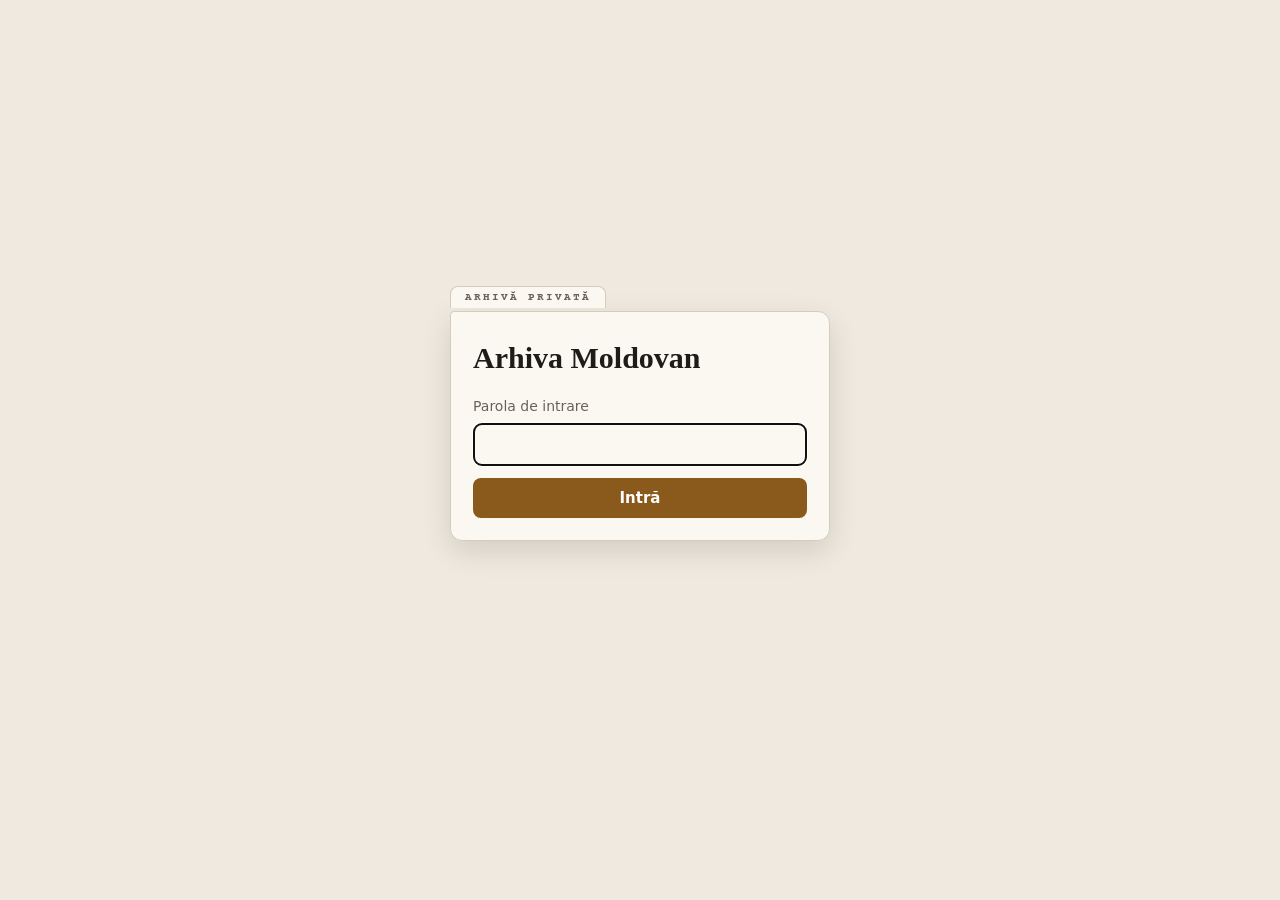
<file: index.html>
<!doctype html>
<html lang="ro">
<head>
<meta charset="utf-8">
<meta name="viewport" content="width=device-width, initial-scale=1, viewport-fit=cover">
<meta name="robots" content="noindex, nofollow">
<meta name="theme-color" content="#1d1a16">
<title>Arhiva Moldovan</title>
<link rel="icon" href="data:image/svg+xml,%3Csvg xmlns='http://www.w3.org/2000/svg' viewBox='0 0 32 32'%3E%3Crect x='3' y='8' width='26' height='19' rx='2' fill='%23b08a4a'/%3E%3Crect x='3' y='5' width='11' height='5' rx='1.5' fill='%23b08a4a'/%3E%3C/svg%3E">
<link rel="preconnect" href="https://fonts.googleapis.com">
<link rel="preconnect" href="https://fonts.gstatic.com" crossorigin>
<link rel="stylesheet" href="https://fonts.googleapis.com/css2?family=Courier+Prime:wght@400;700&family=Tinos:ital,wght@0,400;0,700;1,400&display=swap">
<link rel="stylesheet" href="assets/app.css">
<link rel="stylesheet" href="assets/phone.css">
</head>
<body>
<div id="app"><main class="login"><p>Se deschide arhiva...</p></main></div>
<noscript><p style="padding:16px">Arhiva are nevoie de JavaScript.</p></noscript>
<script src="data/vault.js"></script>
<script src="assets/phone.js"></script>
<script src="assets/app.js"></script>
</body>
</html>
</file>
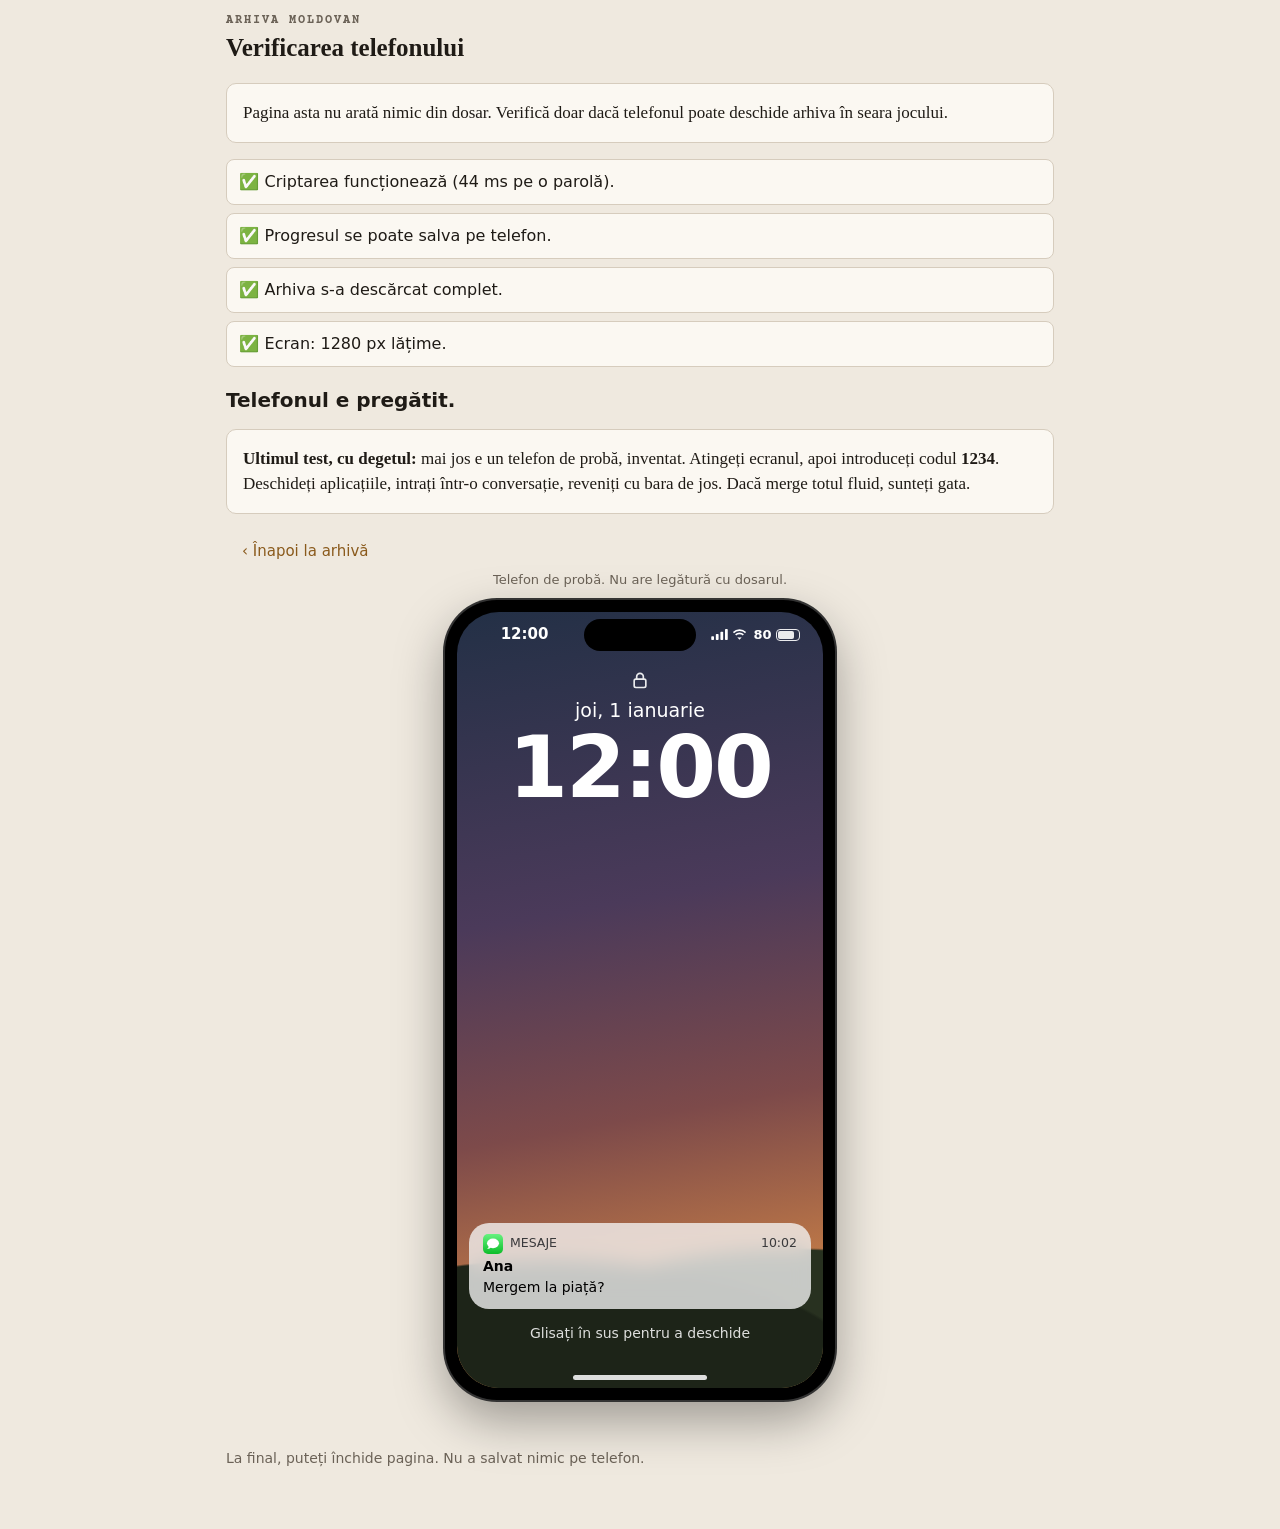
<file: verificare.html>
<!doctype html>
<html lang="ro">
<head>
<meta charset="utf-8">
<meta name="viewport" content="width=device-width, initial-scale=1, viewport-fit=cover">
<meta name="robots" content="noindex, nofollow">
<meta name="theme-color" content="#1d1a16">
<title>Verificare telefon</title>
<link rel="stylesheet" href="https://fonts.googleapis.com/css2?family=Courier+Prime:wght@400;700&family=Tinos:ital,wght@0,400;0,700;1,400&display=swap">
<link rel="stylesheet" href="assets/app.css">
<link rel="stylesheet" href="assets/phone.css">
<style>
  .chk { list-style: none; padding: 0; margin: 0 0 18px; }
  .chk li { padding: 10px 12px; border: 1px solid var(--line); border-radius: 8px; margin-bottom: 8px; background: var(--paper); }
  .chk li b { display: inline-block; width: 1.6em; }
  .verdict { font-size: 20px; font-weight: 700; margin: 14px 0; }
</style>
</head>
<body>
<!-- Device check for game night. Contains nothing about the case: it never decrypts the archive. -->
<div id="app"><header class="top"><div class="brand">Arhiva Moldovan</div><h1>Verificarea telefonului</h1></header>
<main>
  <section class="intro">
    <p>Pagina asta nu arată nimic din dosar. Verifică doar dacă telefonul poate deschide arhiva în seara jocului.</p>
  </section>
  <ul class="chk" id="chk"></ul>
  <div class="verdict" id="verdict">Verific...</div>
  <section class="intro" id="demo-intro" hidden>
    <p><b>Ultimul test, cu degetul:</b> mai jos e un telefon de probă, inventat. Atingeți ecranul, apoi introduceți codul <b>1234</b>. Deschideți aplicațiile, intrați într-o conversație, reveniți cu bara de jos. Dacă merge totul fluid, sunteți gata.</p>
  </section>
  <div id="phone-host"></div>
  <p class="sub" style="margin-top:18px">La final, puteți închide pagina. Nu a salvat nimic pe telefon.</p>
</main></div>
<script src="data/vault.js"></script>
<script src="assets/phone.js"></script>
<script>
(async function () {
  "use strict";
  const list = document.getElementById("chk");
  const add = (ok, text) => { const li = document.createElement("li"); li.innerHTML = `<b>${ok ? "✅" : "❌"}</b>${text}`; list.appendChild(li); return ok; };
  let all = true;

  // 1. Encryption (the archive uses PBKDF2 + AES-GCM, like this test).
  try {
    const t0 = performance.now();
    const enc = new TextEncoder();
    const base = await crypto.subtle.importKey("raw", enc.encode("proba"), "PBKDF2", false, ["deriveKey"]);
    const key = await crypto.subtle.deriveKey({ name: "PBKDF2", salt: enc.encode("sare-de-proba-16"), iterations: (window.VAULT && window.VAULT.iter) || 120000, hash: "SHA-256" },
      base, { name: "AES-GCM", length: 256 }, false, ["encrypt", "decrypt"]);
    const iv = crypto.getRandomValues(new Uint8Array(12));
    const ct = await crypto.subtle.encrypt({ name: "AES-GCM", iv }, key, enc.encode("merge"));
    const pt = new TextDecoder().decode(await crypto.subtle.decrypt({ name: "AES-GCM", iv }, key, ct));
    const ms = Math.round(performance.now() - t0);
    all = add(pt === "merge", `Criptarea funcționează (${ms} ms pe o parolă${ms > 4000 ? ", cam lent, dar merge" : ""}).`) && all;
  } catch (e) { all = add(false, "Browserul nu poate face criptarea. Încercați Chrome sau Safari, actualizate."); }

  // 2. Saving progress.
  try { localStorage.setItem("verificare", "1"); const ok = localStorage.getItem("verificare") === "1"; localStorage.removeItem("verificare");
    all = add(ok, ok ? "Progresul se poate salva pe telefon." : "Progresul nu se poate salva (navigare privată?).") && all;
  } catch (e) { all = add(false, "Progresul nu se poate salva. Ieșiți din navigarea privată / incognito."); }

  // 3. The archive file arrived complete (only its shape is checked, nothing is opened).
  const v = window.VAULT;
  all = add(!!(v && v.gates && v.payloads && Object.keys(v.gates).length >= 8), v ? "Arhiva s-a descărcat complet." : "Arhiva nu s-a descărcat. Verificați internetul și reîncărcați pagina.") && all;

  // 4. Screen.
  add(true, `Ecran: ${window.innerWidth} px lățime${window.innerWidth < 340 ? " (mic, dar merge)" : ""}.`);

  document.getElementById("verdict").textContent = all ? "Telefonul e pregătit." : "Ceva nu merge, vedeți mai sus.";
  if (!window.Phone) return add(false, "Interfața telefonului nu s-a încărcat.");

  // 5. Demo phone with invented content.
  document.getElementById("demo-intro").hidden = false;
  const chat = { type: "chat", title: "Ana", messages: [{ day: "azi" }, { from: "them", t: "10:02", text: "Mergem la piață?" }, { from: "me", t: "10:05", text: "Da, iau eu coșul.", read: true }] };
  const demo = { apps: [
    { id: "msg", name: "Mesaje", icon: "messages", dock: true, page: { type: "list", title: "Mesaje", groups: [{ items: [{ title: "Ana", sub: "Mergem la piață?", meta: "10:02", avatar: "A", avbg: "#8e44ad", page: chat }] }] } },
    { id: "note", name: "Notițe", icon: "notes", page: { type: "list", title: "Notițe", groups: [{ items: [{ title: "Listă", sub: "pâine, lapte", page: { type: "html", title: "Listă", html: "<div class=\"card\"><p>pâine<br>lapte<br>mere</p></div>" } }] }] } },
    { id: "set", name: "Setări", icon: "settings", page: { type: "html", title: "Setări", html: "<div class=\"card\"><table><tr><td>Telefon</td><td>de probă</td></tr></table></div>" } },
  ] };
  window.Phone.mount(document.getElementById("phone-host"), {
    lock: { caption: "Telefon de probă. Nu are legătură cu dosarul.", time: "12:00", date: "joi, 1 ianuarie", battery: 80,
      notifs: [{ app: "Mesaje", icon: "messages", t: "10:02", title: "Ana", body: "Mergem la piață?" }] },
    exitHref: "./",
    tryPin: async (pin) => (pin === "1234" ? demo : null),
  });
})();
</script>
</body>
</html>
</file>
<file: assets/app.css>
/* Arhiva Moldovan: archive look, mobile first. */
:root {
  --bg: #efe9df;
  --paper: #fbf8f2;
  --ink: #1f1b16;
  --muted: #6b6257;
  --line: #d6ccbd;
  --accent: #8a5a1c;
  --accent-ink: #fff;
  --ok: #2f6b3a;
  --bad: #9b2c2c;
  --code-bg: #f1ece3;
  --serif: "Tinos", "Times New Roman", serif;
  --mono: "Courier Prime", "Courier New", monospace;
  --sans: system-ui, -apple-system, "Segoe UI", Roboto, Arial, sans-serif;
}
@media (prefers-color-scheme: dark) {
  :root:not([data-theme="light"]) {
    --bg: #171512; --paper: #221f1a; --ink: #ece6dc; --muted: #a59a8b; --line: #3a342c;
    --accent: #d39a4c; --accent-ink: #1b1712; --ok: #7cc28a; --bad: #e08080; --code-bg: #2a2620;
  }
}
:root[data-theme="dark"] {
  --bg: #171512; --paper: #221f1a; --ink: #ece6dc; --muted: #a59a8b; --line: #3a342c;
  --accent: #d39a4c; --accent-ink: #1b1712; --ok: #7cc28a; --bad: #e08080; --code-bg: #2a2620;
}

* { box-sizing: border-box; }
html { -webkit-text-size-adjust: 100%; }
body { margin: 0; background: var(--bg); color: var(--ink); font: 16px/1.5 var(--sans); }
a { color: var(--accent); }
main { max-width: 860px; margin: 0 auto; padding: 0 16px 48px; }
h1, h2, h3 { font-family: var(--serif); line-height: 1.2; }
h2 { font-size: 20px; margin: 28px 0 8px; }
h3 { font-size: 17px; margin: 20px 0 6px; }
p { margin: 0 0 12px; }
button, .btn {
  font: 600 15px var(--sans); border: 0; border-radius: 8px; padding: 11px 18px; cursor: pointer;
  background: var(--accent); color: var(--accent-ink); text-decoration: none; display: inline-block;
}
button:disabled { opacity: .55; cursor: wait; }
button.link { background: none; color: var(--muted); padding: 4px 0; font-weight: 400; text-decoration: underline; }
input:not([type=radio]):not([type=checkbox]) {
  font: 16px var(--sans); width: 100%; padding: 11px 12px; border: 1px solid var(--line); border-radius: 8px;
  background: var(--paper); color: var(--ink);
}
.sub { color: var(--muted); font-size: 14px; }
.msg { min-height: 1.5em; margin-top: 10px; color: var(--bad); }
.msg:empty { display: none; }

/* login */
.login { min-height: 100vh; display: flex; align-items: center; justify-content: center; }
.folder { width: 100%; max-width: 380px; background: var(--paper); border: 1px solid var(--line); border-radius: 4px 12px 12px 12px; padding: 28px 22px 22px; position: relative; box-shadow: 0 10px 30px rgba(0,0,0,.12); }
.folder .tab-label { position: absolute; top: -26px; left: -1px; background: var(--paper); border: 1px solid var(--line); border-bottom: 0; border-radius: 8px 8px 0 0; padding: 4px 14px; font: 700 11px var(--mono); letter-spacing: 2px; color: var(--muted); }
.folder h1 { margin: 0 0 20px; font-size: 30px; }
.folder label { display: block; font-size: 14px; color: var(--muted); margin-bottom: 6px; }
.folder button { margin-top: 12px; width: 100%; }

/* header */
.top { max-width: 860px; margin: 0 auto; padding: 14px 16px 6px; }
.top .brand { font: 700 12px var(--mono); letter-spacing: 2px; text-transform: uppercase; color: var(--muted); }
.top h1 { margin: 6px 0 4px; font-size: 25px; }
.top .back { float: right; font-size: 15px; text-decoration: none; padding: 2px 0; }
.code { font: 700 13px var(--mono); color: var(--accent); }

/* home */
.intro { background: var(--paper); border: 1px solid var(--line); border-radius: 10px; padding: 16px; margin: 10px 0 16px; font-family: var(--serif); font-size: 17px; }
.intro p:last-child { margin: 0; }
.grid { display: grid; grid-template-columns: repeat(auto-fill, minmax(240px, 1fr)); gap: 10px; margin-bottom: 10px; }
.card { display: flex; flex-direction: column; gap: 2px; background: var(--paper); border: 1px solid var(--line); border-radius: 10px; padding: 13px 14px; color: var(--ink); text-decoration: none; position: relative; }
.card .t { font: 700 17px var(--serif); }
.card .sub { font-size: 14px; }
.card.locked { opacity: .78; border-style: dashed; }
.card .lock { font-size: 12px; color: var(--muted); margin-top: 4px; }
.card.office { border-color: var(--accent); }
.card.accuse { background: var(--ink); color: var(--paper); border-color: var(--ink); }
.card.accuse .sub { color: var(--line); }
.grid.big { margin-top: 18px; }
.foot { margin-top: 30px; display: flex; flex-direction: column; gap: 6px; color: var(--muted); font-size: 14px; }

/* sections */
.section { padding-top: 6px; }
.locked-box { background: var(--paper); border: 1px dashed var(--line); border-radius: 10px; padding: 18px 16px; max-width: 460px; }
.locked-box input { margin-bottom: 10px; }
.note { background: var(--paper); border-left: 3px solid var(--accent); padding: 10px 14px; margin: 12px 0; font-family: var(--serif); font-size: 16.5px; border-radius: 0 8px 8px 0; }
.note .sig { display: block; text-align: right; font-style: italic; }
.doc { background: var(--paper); border: 1px solid var(--line); border-radius: 8px; padding: 16px; margin: 12px 0; }
.doc.official { font-family: var(--serif); font-size: 16px; }
.doc .doc-h { font: 700 12px var(--mono); letter-spacing: 1px; color: var(--muted); text-transform: uppercase; margin-bottom: 8px; }
.mono, pre { font-family: var(--mono); font-size: 13.5px; }
pre { white-space: pre-wrap; word-break: break-word; background: var(--code-bg); border: 1px solid var(--line); border-radius: 8px; padding: 12px; margin: 10px 0; overflow-x: auto; }
.scroll { overflow-x: auto; -webkit-overflow-scrolling: touch; margin: 10px 0; border: 1px solid var(--line); border-radius: 8px; background: var(--paper); }
table.data { border-collapse: collapse; width: 100%; font: 13.5px var(--mono); }
table.data th, table.data td { padding: 6px 9px; border-bottom: 1px solid var(--line); text-align: left; vertical-align: top; white-space: nowrap; }
table.data td.wrap, table.data th.wrap { white-space: normal; min-width: 220px; }
table.data th { position: sticky; top: 0; background: var(--code-bg); font-weight: 700; }
table.data tr.hl td { font-weight: 700; }
table.data tr.dim td { color: var(--muted); }
table.data tr.sep td { background: var(--code-bg); font-weight: 700; color: var(--muted); }
.filter { margin: 10px 0 0; }
.chart { background: var(--paper); border: 1px solid var(--line); border-radius: 8px; padding: 8px; margin: 10px 0; overflow-x: auto; }
.chart svg { display: block; min-width: 640px; width: 100%; height: auto; }
.chart svg text { fill: var(--muted); font: 11px var(--mono); }
.chart .ax { stroke: var(--line); }
.chart .ln { stroke: var(--accent); fill: none; stroke-width: 2; }
.chart .thr { stroke: var(--bad); stroke-dasharray: 4 4; }
.chart .mk { stroke: var(--ink); stroke-dasharray: 2 3; }
.chart .mkt { fill: var(--ink); }
.kv { display: grid; grid-template-columns: max-content 1fr; gap: 4px 14px; font-size: 15px; }
.kv dt { color: var(--muted); }
.kv dd { margin: 0; }

/* tabs */
.tab-bar { display: flex; gap: 6px; overflow-x: auto; padding: 4px 0 8px; margin-top: 8px; position: sticky; top: 0; background: var(--bg); z-index: 2; }
.tab-bar button { background: var(--paper); color: var(--ink); border: 1px solid var(--line); white-space: nowrap; font-weight: 500; padding: 8px 14px; }
.tab-bar button.on { background: var(--ink); color: var(--paper); border-color: var(--ink); }

/* details lists (clips, stories) */
details.item { background: var(--paper); border: 1px solid var(--line); border-radius: 8px; margin: 8px 0; }
details.item > summary { padding: 10px 12px; cursor: pointer; font: 14px var(--mono); list-style: none; display: flex; gap: 10px; flex-wrap: wrap; }
details.item > summary::-webkit-details-marker { display: none; }
details.item > summary::before { content: "▸"; color: var(--accent); }
details.item[open] > summary::before { content: "▾"; }
details.item > .body { padding: 0 12px 12px; }
.frame { background: #111; border-radius: 6px; overflow: hidden; margin: 6px 0; max-width: 520px; }
.frame svg { display: block; width: 100%; height: auto; }
.story { display: flex; gap: 12px; flex-wrap: wrap; }
.story .ph9 { width: 150px; aspect-ratio: 9 / 16; border-radius: 10px; background: #222; color: #eee; padding: 10px; font-size: 12.5px; display: flex; flex-direction: column; justify-content: flex-end; position: relative; overflow: hidden; }
.story .ph9 .cap { background: rgba(0,0,0,.55); border-radius: 6px; padding: 4px 6px; font-weight: 600; }
.story .desc { flex: 1; min-width: 200px; font-size: 15px; }

/* office, hints, accusation */
.office .ms, .hints .topic { background: var(--paper); border: 1px solid var(--line); border-radius: 10px; padding: 4px 16px 16px; margin: 14px 0; }
.ms.done { border-color: var(--ok); }
.ms h2, .topic h2 { margin-top: 14px; }
fieldset { border: 0; padding: 0; margin: 14px 0; }
legend, .field > span { font-weight: 600; display: block; margin-bottom: 6px; }
.field { display: block; margin: 14px 0; }
.opt { display: flex; gap: 10px; align-items: flex-start; padding: 9px 10px; border: 1px solid var(--line); border-radius: 8px; margin: 6px 0; cursor: pointer; background: var(--bg); }
.opt input { margin-top: 4px; flex: none; accent-color: var(--accent); }
.opt:has(input:checked) { border-color: var(--accent); }
.envelope { border: 2px dashed var(--ink); border-radius: 8px; padding: 14px; margin: 12px 0; text-align: center; font: 700 18px var(--serif); }
.hint { background: var(--bg); border-radius: 8px; padding: 10px 12px; margin: 8px 0; }
.topic button { margin-top: 6px; }
.giveup { margin-top: 36px; padding-top: 14px; border-top: 1px solid var(--line); color: var(--muted); font-size: 14px; }
.stats { margin-top: 24px; background: var(--paper); border: 1px solid var(--line); border-radius: 10px; padding: 4px 16px 10px; }
.accuse form button { width: 100%; margin-top: 6px; }
.toggle { display: flex; gap: 8px; align-items: center; font-size: 14px; color: var(--muted); margin: 10px 0 0; }
.toggle input { flex: none; accent-color: var(--accent); }
table.hide-auto tr.auto { display: none; }
</file>
<file: assets/phone.css>
/* Smartphone UI. Full screen on phones, framed on larger screens. */
.ph-wrap { min-height: 100vh; display: flex; flex-direction: column; align-items: center; padding: 10px 0 24px; }
.ph-exit { align-self: flex-start; margin: 0 16px 8px; text-decoration: none; font-size: 15px; }
.ph-caption { max-width: 400px; margin: 0 16px 10px; font-size: 13px; color: var(--muted); text-align: center; }
.ph {
  --pfont: -apple-system, "SF Pro Text", system-ui, "Segoe UI", Roboto, Arial, sans-serif;
  width: 390px; height: 800px; max-width: 100%; border-radius: 52px; background: #000; padding: 12px;
  position: relative; box-shadow: 0 0 0 2px #333, 0 20px 50px rgba(0,0,0,.35); font-family: var(--pfont); color: #000;
  display: flex; flex-direction: column;
}
.ph-status { position: absolute; z-index: 5; top: 12px; left: 12px; right: 12px; height: 46px; display: flex; align-items: center; justify-content: space-between; padding: 0 30px; color: #fff; font-weight: 600; font-size: 15px; pointer-events: none; }
.ph-island { width: 112px; height: 32px; background: #000; border-radius: 20px; }
.ph-batt { display: flex; align-items: center; gap: 4px; font-size: 13px; }
.ph-batt i { width: 24px; height: 12px; border: 1.5px solid currentColor; border-radius: 4px; position: relative; opacity: .9; }
.ph-batt i::after { content: ""; position: absolute; left: 1px; top: 1px; bottom: 1px; width: calc(var(--b) - 4%); background: currentColor; border-radius: 2px; }
.ph-screen { flex: 1; border-radius: 42px; overflow: hidden; position: relative; background: #f2f2f7; display: flex; flex-direction: column; }
.ph-homebar { position: absolute; bottom: 20px; left: 50%; transform: translateX(-50%); width: 134px; height: 5px; border-radius: 3px; background: rgba(255,255,255,.85); z-index: 6; cursor: pointer; }
.ph-appview ~ .ph-homebar, .ph-screen.ph-appview + .ph-homebar { background: #111; }
.ph-appview.dark ~ .ph-homebar { background: #eee; }

@media (max-width: 480px) {
  .ph-wrap { padding: 6px 0 0; height: 100vh; height: 100dvh; min-height: 0; }
  .ph { width: 100%; flex: 1; height: auto; min-height: 520px; border-radius: 0; padding: 0; box-shadow: none; }
  .ph-screen { border-radius: 0; }
  .ph-status { top: 0; left: 0; right: 0; padding: 0 22px; }
  .ph-island { display: none; }
  .ph-homebar { bottom: 8px; }
  .ph-caption { font-size: 12px; margin-bottom: 6px; }
}

/* wallpaper */
.ph-wall { background: linear-gradient(170deg, #233046 0%, #4b3a5a 38%, #7d4a4a 64%, #c27b47 86%, #e2a85c 100%); color: #fff; }
.ph-wall::before { content: ""; position: absolute; left: -10%; right: -10%; bottom: 0; height: 34%;
  background: radial-gradient(120% 80% at 30% 100%, #1d2418 60%, transparent 61%), radial-gradient(120% 90% at 85% 100%, #283120 58%, transparent 59%); }
.ph-wall.dim::after { content: ""; position: absolute; inset: 0; backdrop-filter: blur(18px); -webkit-backdrop-filter: blur(18px); background: rgba(0,0,0,.35); }

/* lock */
.ph-lock { position: relative; z-index: 1; flex: 1; display: flex; flex-direction: column; align-items: center; padding-top: 58px; cursor: pointer; }
.ph-padlock { font-size: 18px; opacity: .9; }
.ph-date { font-size: 19px; font-weight: 500; margin-top: 6px; }
.ph-time { font-size: 86px; font-weight: 700; line-height: 1; letter-spacing: -2px; }
.ph-notifs { width: 100%; padding: 0 12px; margin-top: auto; margin-bottom: 14px; }
.ph-notif { background: rgba(245,245,245,.78); color: #000; border-radius: 20px; padding: 11px 14px; margin-top: 8px; font-size: 14px; -webkit-backdrop-filter: blur(10px); backdrop-filter: blur(10px); }
.ph-notif-h { display: flex; align-items: center; gap: 7px; font-size: 12.5px; color: #3a3a3c; margin-bottom: 2px; text-transform: uppercase; }
.ph-notif-h span:last-child { margin-left: auto; text-transform: none; }
.ph-mini { width: 20px; height: 20px; border-radius: 5px; display: inline-flex; align-items: center; justify-content: center; font-size: 12px; color: #fff; }
.ph-swipe { margin-bottom: 44px; font-size: 14px; opacity: .85; }

/* face id + passcode */
.ph-face { position: relative; z-index: 1; flex: 1; display: flex; flex-direction: column; align-items: center; justify-content: center; gap: 12px; font-size: 16px; }
.ph-face-icon { width: 70px; height: 70px; border: 3px solid #fff; border-radius: 18px; display: flex; align-items: center; justify-content: center; font-size: 34px; animation: ph-pulse .9s ease-in-out infinite; }
.ph-face.fail .ph-face-icon { animation: ph-shake .4s; border-color: #ff6b6b; color: #ff6b6b; }
@keyframes ph-pulse { 50% { transform: scale(.9); opacity: .7; } }
.ph-pass { position: relative; z-index: 1; flex: 1; display: flex; flex-direction: column; align-items: center; padding-top: 86px; }
.ph-pass-t { font-size: 19px; }
.ph-dots { display: flex; gap: 22px; margin: 18px 0 8px; }
.ph-dots i { width: 13px; height: 13px; border-radius: 50%; border: 1.5px solid #fff; }
.ph-dots i.on { background: #fff; }
.ph-dots.shake { animation: ph-shake .45s; }
@keyframes ph-shake { 20%, 60% { transform: translateX(-12px); } 40%, 80% { transform: translateX(12px); } }
.ph-pass-msg { min-height: 20px; font-size: 13px; text-align: center; padding: 0 20px; }
.ph-keys { display: grid; grid-template-columns: repeat(3, 76px); gap: 16px 24px; margin-top: 18px; }
.ph-keys button { width: 76px; height: 76px; border-radius: 50%; background: rgba(255,255,255,.22); color: #fff; font: 400 32px var(--pfont); padding: 0; display: flex; flex-direction: column; align-items: center; justify-content: center; line-height: 1; }
.ph-keys button small { font-size: 10px; letter-spacing: 2px; font-weight: 600; margin-top: 2px; }
.ph-keys button.del { background: none; font-size: 24px; }
.ph-keys button:active { background: rgba(255,255,255,.5); }
.ph-pass-foot { margin-top: auto; margin-bottom: 40px; display: flex; flex-direction: column; align-items: center; gap: 8px; }
.ph-pass-foot button { background: none; color: #fff; font-weight: 400; font-size: 16px; padding: 4px; }
.ph-pass-foot .ph-remember { font-size: 12.5px; text-decoration: underline; opacity: .85; }
@media (max-height: 700px) { .ph-keys { gap: 10px 22px; } .ph-keys button { width: 66px; height: 66px; } .ph-pass { padding-top: 60px; } }

/* home */
.ph-home { position: relative; z-index: 1; flex: 1; display: flex; flex-direction: column; padding: 62px 14px 0; }
.ph-apps { display: grid; grid-template-columns: repeat(4, 1fr); gap: 20px 8px; align-content: start; }
.ph-dock { margin: auto 0 30px; background: rgba(255,255,255,.25); -webkit-backdrop-filter: blur(16px); backdrop-filter: blur(16px); border-radius: 30px; padding: 12px 10px; display: grid; grid-template-columns: repeat(4, 1fr); }
.ph-dock .ph-app-n { display: none; }
.ph-app { background: none; padding: 0; color: #fff; display: flex; flex-direction: column; align-items: center; gap: 5px; font-weight: 400; }
.ph-icon { width: 60px; height: 60px; border-radius: 15px; display: flex; align-items: center; justify-content: center; font-size: 30px; position: relative; box-shadow: 0 2px 6px rgba(0,0,0,.2); color: #fff; }
.ph-icon svg { width: 34px; height: 34px; }
.ph-icon em { position: absolute; top: -6px; right: -6px; background: #ff3b30; color: #fff; font: 600 13px var(--pfont); font-style: normal; min-width: 22px; height: 22px; border-radius: 11px; display: flex; align-items: center; justify-content: center; padding: 0 6px; }
.ph-app-n { font-size: 12px; text-shadow: 0 1px 2px rgba(0,0,0,.5); white-space: nowrap; }

/* app pages */
.ph-appview { background: #f2f2f7; color: #000; }
.ph-appview.dark { background: #000; color: #fff; }
.ph-nav { padding: 52px 8px 4px; flex: none; }
.ph-back { background: none; color: #007aff; font: 400 17px var(--pfont); padding: 4px 6px; }
.ph-scroll { flex: 1; overflow-y: auto; -webkit-overflow-scrolling: touch; padding: 0 0 40px; }
.ph-title { font: 700 30px var(--pfont); margin: 2px 16px 10px; letter-spacing: -.5px; }
.ph-group { font-size: 13px; color: #6d6d72; text-transform: uppercase; padding: 14px 32px 6px; }
.ph-list { background: #fff; border-radius: 12px; margin: 0 16px 6px; overflow: hidden; }
.ph-appview.dark .ph-list { background: #1c1c1e; }
.ph-row { display: flex; align-items: center; gap: 10px; padding: 10px 14px; min-height: 46px; border-bottom: .5px solid #d1d1d6; font-size: 16px; }
.ph-appview.dark .ph-row { border-color: #38383a; }
.ph-row:last-child { border-bottom: 0; }
.ph-row.tap { cursor: pointer; }
.ph-row.tap:active { background: #e5e5ea; }
.ph-row.strong .ph-row-t { font-weight: 700; }
.ph-row-main { flex: 1; min-width: 0; display: flex; flex-direction: column; }
.ph-row-t { overflow: hidden; text-overflow: ellipsis; white-space: nowrap; }
.ph-row-s { font-size: 14px; color: #6d6d72; overflow: hidden; text-overflow: ellipsis; display: -webkit-box; -webkit-line-clamp: 2; -webkit-box-orient: vertical; }
.ph-row-m { font-size: 14px; color: #8e8e93; white-space: nowrap; align-self: flex-start; margin-top: 2px; }
.ph-row-b { background: #8e8e93; color: #fff; border-radius: 10px; font-size: 12px; padding: 1px 7px; }
.ph-chev { color: #c4c4c6; font-size: 22px; }
.ph-av { width: 40px; height: 40px; border-radius: 50%; color: #fff; display: flex; align-items: center; justify-content: center; font-weight: 600; flex: none; font-size: 16px; }
.ph-rowicon { width: 30px; height: 30px; border-radius: 7px; display: flex; align-items: center; justify-content: center; flex: none; font-size: 17px; color: #fff; }
.ph-html { padding: 0 16px; font-size: 15.5px; line-height: 1.45; }
.ph-html .card { display: block; position: static; background: #fff; color: inherit; border: 0; border-radius: 12px; padding: 12px 14px; margin: 0 0 12px; text-decoration: none; }
.ph-appview.dark .ph-html .card { background: #1c1c1e; }
.ph-html .lbl { font-size: 13px; color: #6d6d72; text-transform: uppercase; margin: 14px 4px 6px; }
.ph-html table { width: 100%; border-collapse: collapse; font-size: 13.5px; }
.ph-html td, .ph-html th { padding: 6px 4px; border-bottom: .5px solid #d1d1d6; text-align: left; vertical-align: top; }
.ph-html th { color: #6d6d72; font-weight: 500; }
.ph-html tr.hl td { font-weight: 700; }
.ph-html svg { width: 100%; height: auto; display: block; }
.ph-html .mailh { border-bottom: .5px solid #d1d1d6; padding-bottom: 10px; margin-bottom: 12px; font-size: 14px; color: #3a3a3c; }
.ph-html .mailh b { font-size: 17px; color: #000; display: block; margin-bottom: 4px; }
.ph-html .ocr { font-family: "Courier Prime", monospace; font-size: 12.5px; background: #fff; border: 1px dashed #8e8e93; padding: 10px; border-radius: 8px; white-space: pre-wrap; color: #333; }
.ph-html .tag { display: inline-block; font-size: 12px; padding: 1px 8px; border-radius: 10px; background: #e5e5ea; margin-right: 4px; }
.ph-note { margin: 0 16px 12px; font-size: 13.5px; color: #3a3a3c; background: #fff; border-radius: 12px; padding: 10px 12px; }

/* chat */
.ph-chat-h { display: flex; align-items: center; gap: 10px; padding: 4px 16px 10px; border-bottom: .5px solid #d1d1d6; background: #f7f7f7; position: sticky; top: 0; z-index: 1; }
.ph-chat-h b { display: block; font-size: 16px; }
.ph-chat-h small { color: #6d6d72; font-size: 12.5px; }
.ph-chat { padding: 10px 12px 20px; display: flex; flex-direction: column; gap: 5px; }
.ph-chat.wa { background: #efe7de; min-height: 100%; }
.ph-day { align-self: center; background: rgba(0,0,0,.08); color: #444; border-radius: 8px; font-size: 12px; padding: 3px 10px; margin: 8px 0 4px; }
.ph-sys { align-self: center; font-size: 12px; color: #6d6d72; text-align: center; padding: 2px 20px; }
.ph-msg { max-width: 78%; padding: 7px 11px 6px; border-radius: 17px; font-size: 15.5px; line-height: 1.32; position: relative; word-wrap: break-word; }
.ph-msg.them { align-self: flex-start; background: #e9e9eb; }
.ph-msg.me { align-self: flex-end; background: #0a84ff; color: #fff; }
.ph-chat.wa .ph-msg { border-radius: 9px; box-shadow: 0 1px 1px rgba(0,0,0,.08); }
.ph-chat.wa .ph-msg.them { background: #fff; }
.ph-chat.wa .ph-msg.me { background: #d9fdd3; color: #000; }
.ph-t { display: block; text-align: right; font-size: 10.5px; opacity: .6; margin-top: 2px; }
.ph-who { display: block; font-size: 12.5px; font-weight: 600; color: #b5651d; }

/* photos */
.ph-grid { display: grid; grid-template-columns: repeat(3, 1fr); gap: 2px; }
.ph-thumb { padding: 0; background: #ddd; border-radius: 0; aspect-ratio: 1; position: relative; overflow: hidden; color: #fff; font-weight: 400; }
.ph-thumb svg { width: 100%; height: 100%; display: block; }
.ph-thumb span { position: absolute; left: 4px; bottom: 3px; font-size: 10.5px; text-shadow: 0 1px 2px #000; }
.ph.light .ph-status { color: #000; }
.ph.light .ph-island { background: #000; }

/* svg icons and system glyphs */
.ph-sig svg { width: 17px; height: 11px; display: block; }
.ph-wf svg { width: 15px; height: 11px; display: block; margin-right: 2px; }
.ph-padlock svg { width: 20px; height: 20px; display: block; }
.ph-face-icon { border: 0; border-radius: 0; }
.ph-face-icon svg { width: 64px; height: 64px; }
.ph-face.fail .ph-face-icon { color: #ff6b6b; }
.ph-keys button.del svg { width: 30px; height: 30px; }
.ph-icon.tile, .ph-mini.tile { background: none !important; padding: 0; }
.ph-icon.tile > svg { width: 100%; height: 100%; display: block; border-radius: 15px; }
.ph-icon.tile em { z-index: 1; }
.ph-icon { overflow: visible; }
.ph-mini svg { width: 14px; height: 14px; }
.ph-mini.tile svg { width: 100%; height: 100%; display: block; border-radius: 5px; }
.ph-rowicon svg { width: 19px; height: 19px; display: block; }
.ph-rowicon:has(> svg[viewBox="0 0 60 60"]) { overflow: hidden; background: none !important; }
.ph-rowicon > svg[viewBox="0 0 60 60"] { width: 100%; height: 100%; }
.ph-row.red .ph-row-t { color: #ff3b30; }

/* message bar (decorative) */
.ph-input { flex: none; display: flex; align-items: center; gap: 8px; padding: 6px 10px 30px; background: #f7f7f7; border-top: .5px solid #d1d1d6; }
.ph-in-ic { width: 30px; height: 30px; display: flex; align-items: center; justify-content: center; color: #8e8e93; flex: none; }
.ph-in-ic.round { background: #e5e5ea; border-radius: 50%; }
.ph-in-ic svg { width: 22px; height: 22px; }
.ph-in-field { flex: 1; height: 34px; border: 1px solid #c7c7cc; border-radius: 17px; background: #fff; color: #b0b0b5; font-size: 15.5px; display: flex; align-items: center; padding: 0 12px; }

/* WhatsApp look */
.th-wa { background: #fff; }
.th-wa .ph-back { color: #000; }
.th-wa .ph-title { font-size: 32px; }
.ph-wa-top { padding: 0 16px 6px; }
.ph-wa-search { display: flex; align-items: center; gap: 6px; background: #f0f0f0; border-radius: 10px; height: 36px; padding: 0 10px; color: #8e8e93; font-size: 16px; }
.ph-wa-search svg { width: 18px; height: 18px; }
.ph-wa-chips { display: flex; gap: 8px; margin: 10px 0 4px; overflow: hidden; }
.ph-wa-chips span { font-size: 14px; padding: 5px 12px; border-radius: 16px; background: #f0f0f0; color: #5e5e5e; white-space: nowrap; }
.ph-wa-chips span.on { background: #d9fdd3; color: #0a7a3c; font-weight: 600; }
.th-wa .ph-list { margin: 0; border-radius: 0; background: #fff; }
.th-wa .ph-group { padding-left: 16px; }
.th-wa .ph-row { padding: 9px 16px; gap: 12px; border-bottom: 0; position: relative; }
.th-wa .ph-row::after { content: ""; position: absolute; left: 80px; right: 0; bottom: 0; border-bottom: .5px solid #e5e5e5; }
.th-wa .ph-row:last-child::after { display: none; }
.th-wa .ph-row-t { font-weight: 600; font-size: 16.5px; }
.th-wa .ph-row-s { -webkit-line-clamp: 1; font-size: 14.5px; }
.th-wa .ph-row .ph-av { width: 52px; height: 52px; font-size: 19px; }
.th-wa .ph-chat-h .ph-av { width: 36px; height: 36px; font-size: 15px; }
.ph-row-side { display: flex; flex-direction: column; align-items: flex-end; gap: 5px; align-self: flex-start; margin-top: 2px; }
.th-wa .ph-row-m { margin: 0; font-size: 13.5px; }
.th-wa .ph-row.unread .ph-row-m { color: #1daa61; font-weight: 600; }
.th-wa .ph-row-b { background: #1daa61; min-width: 20px; height: 20px; border-radius: 10px; padding: 0 6px; display: flex; align-items: center; justify-content: center; font-weight: 600; }
.ph-tabs { flex: none; display: flex; justify-content: space-around; padding: 6px 4px 28px; border-top: .5px solid #d1d1d6; background: #f8f8f8; }
.ph-tabs span { display: flex; flex-direction: column; align-items: center; gap: 2px; font-size: 10.5px; color: #555; font-weight: 500; }
.ph-tabs span.on { color: #000; font-weight: 700; }
.ph-tabs svg { width: 25px; height: 25px; }
.ph-tabs span.on svg { fill: #d9fdd3; }
.th-wa .ph-scroll { padding-bottom: 12px; }
.th-wa .ph-chat-h { background: #f6f5f3; border-color: #ddd; }
.th-wa .ph-chat-h small { color: #667781; }
.th-wa .ph-scroll:has(.ph-chat) { background: #efeae2 url("data:image/svg+xml,%3Csvg xmlns='http://www.w3.org/2000/svg' width='80' height='80' fill='none' stroke='%23e3dacd' stroke-width='1.4'%3E%3Ccircle cx='14' cy='16' r='6'/%3E%3Cpath d='M50 10l8 8-8 8M30 50c4-6 12-6 16 0M62 58l6 6M68 58l-6 6M10 60h12v8H10z'/%3E%3C/svg%3E"); }
.ph-chat.wa { background: none; min-height: 0; }
.ph-chat.wa .ph-day { background: #fff; color: #54656f; box-shadow: 0 1px 1px rgba(0,0,0,.06); text-transform: uppercase; font-size: 11.5px; }
.ph-chat.wa .ph-sys { background: #fff3c4; color: #54656f; border-radius: 8px; padding: 6px 10px; margin: 4px 16px; font-size: 12px; }
.ph-chat.wa .ph-t { display: flex; justify-content: flex-end; align-items: center; gap: 3px; }
.ph-chat.wa .ph-who { color: #1f7aec; }
.ph-ticks { width: 16px; height: 10px; display: block; }
.ph-chat.wa .ph-t i { color: #8696a0; display: inline-flex; }
.ph-chat.wa .ph-t i.read { color: #53bdeb; }
.ph-input.wa { background: #f6f5f3; border-color: #ddd; }
.ph-input.wa .ph-in-ic { color: #000; }
.ph-input.wa .ph-in-field { border-color: #ddd; }

/* status bar: time and icons centred in the space on each side of the island */
.ph-status { display: grid; grid-template-columns: 1fr auto 1fr; padding: 0 8px; }
.ph-status > span:first-child { justify-self: center; }
.ph-status > .ph-batt { justify-self: center; }
@media (max-width: 480px) { .ph-status { grid-template-columns: 1fr 1fr; padding: 0 22px; } .ph-status > span:first-child { justify-self: start; } .ph-status > .ph-batt { justify-self: end; } }

/* real photos */
.ph-thumb img { width: 100%; height: 100%; object-fit: cover; display: block; }
.ph-html img { width: 100%; height: auto; display: block; }
.ph-html .credit { font-size: 11px; color: #8e8e93; margin: -4px 4px 12px; }

/* full-screen html pages */
.ph-scroll.full { padding: 0; display: flex; flex-direction: column; overflow: hidden; }
.ph-scroll.full > .ph-html { flex: 1; padding: 0; display: flex; flex-direction: column; }

/* camera (CSS only: checkbox for the lens switch, :active for the shutter) */
.ph-cam { flex: 1; display: flex; flex-direction: column; background: #000; color: #fff; user-select: none; }
.ph-cam input { display: none; }
.ph-cam-top { display: flex; justify-content: space-between; padding: 4px 18px 8px; }
.ph-cam-top svg { width: 22px; height: 22px; }
.ph-cam-view { flex: 1; position: relative; overflow: hidden; background: #0b0b0b; }
.ph-cam-view .back { position: absolute; inset: 0; background: radial-gradient(120% 90% at 40% 45%, #2a2622 0%, #121110 55%, #050505 100%); }
.ph-cam-view .back::after { content: ""; position: absolute; inset: 0; opacity: .25;
  background: repeating-linear-gradient(0deg, rgba(255,255,255,.05) 0 1px, transparent 1px 3px); }
.ph-cam-view img.front { position: absolute; inset: 0; width: 100%; height: 100%; object-fit: cover; opacity: 0; transform: scaleX(-1); transition: opacity .35s; }
.ph-cam-grid { position: absolute; inset: 0; pointer-events: none;
  background: linear-gradient(90deg, transparent 33.1%, rgba(255,255,255,.25) 33.3%, transparent 33.5%, transparent 66.5%, rgba(255,255,255,.25) 66.7%, transparent 66.9%),
              linear-gradient(0deg, transparent 33.1%, rgba(255,255,255,.25) 33.3%, transparent 33.5%, transparent 66.5%, rgba(255,255,255,.25) 66.7%, transparent 66.9%); }
.ph-cam-note { position: absolute; left: 12px; right: 12px; bottom: 12px; background: rgba(255,250,235,.93); color: #3b3022; font: italic 14px/1.35 "Tinos", serif; padding: 8px 10px; border-radius: 4px; opacity: 0; transition: opacity .35s .3s; }
.ph-cam-zoom { position: absolute; left: 50%; bottom: 12px; transform: translateX(-50%); background: rgba(0,0,0,.45); border-radius: 14px; font-size: 12px; font-weight: 600; padding: 4px 9px; color: #ffd60a; }
.ph-cam-flash { position: absolute; inset: 0; background: #fff; opacity: 0; pointer-events: none; transition: opacity .25s; }
.ph-cam:has(#phcam-flip:checked) img.front, .ph-cam:has(#phcam-flip:checked) .ph-cam-note { opacity: 1; }
.ph-cam:has(#phcam-flip:checked) .ph-cam-zoom { display: none; }
.ph-cam:has(.shutter:active) .ph-cam-flash { opacity: .85; transition: none; }
.ph-cam-modes { display: flex; justify-content: center; gap: 22px; font-size: 13px; font-weight: 600; letter-spacing: .5px; padding: 12px 0 6px; color: #ddd; }
.ph-cam-modes .on { color: #ffd60a; }
.ph-cam-bar { display: flex; align-items: center; justify-content: space-between; padding: 8px 30px 34px; }
.ph-cam-bar .thumb { width: 46px; height: 46px; border-radius: 8px; overflow: hidden; border: 1px solid #444; }
.ph-cam-bar .thumb img { width: 100%; height: 100%; object-fit: cover; display: block; }
.ph-cam-bar .shutter { width: 70px; height: 70px; border-radius: 50%; border: 4px solid #fff; display: flex; align-items: center; justify-content: center; cursor: pointer; }
.ph-cam-bar .shutter::after { content: ""; width: 56px; height: 56px; border-radius: 50%; background: #fff; transition: transform .1s; }
.ph-cam-bar .shutter:active::after { transform: scale(.9); }
.ph-cam-bar .flip { width: 46px; height: 46px; border-radius: 50%; background: rgba(255,255,255,.15); display: flex; align-items: center; justify-content: center; cursor: pointer; }
.ph-cam-bar .flip svg { width: 26px; height: 26px; }
</file>
